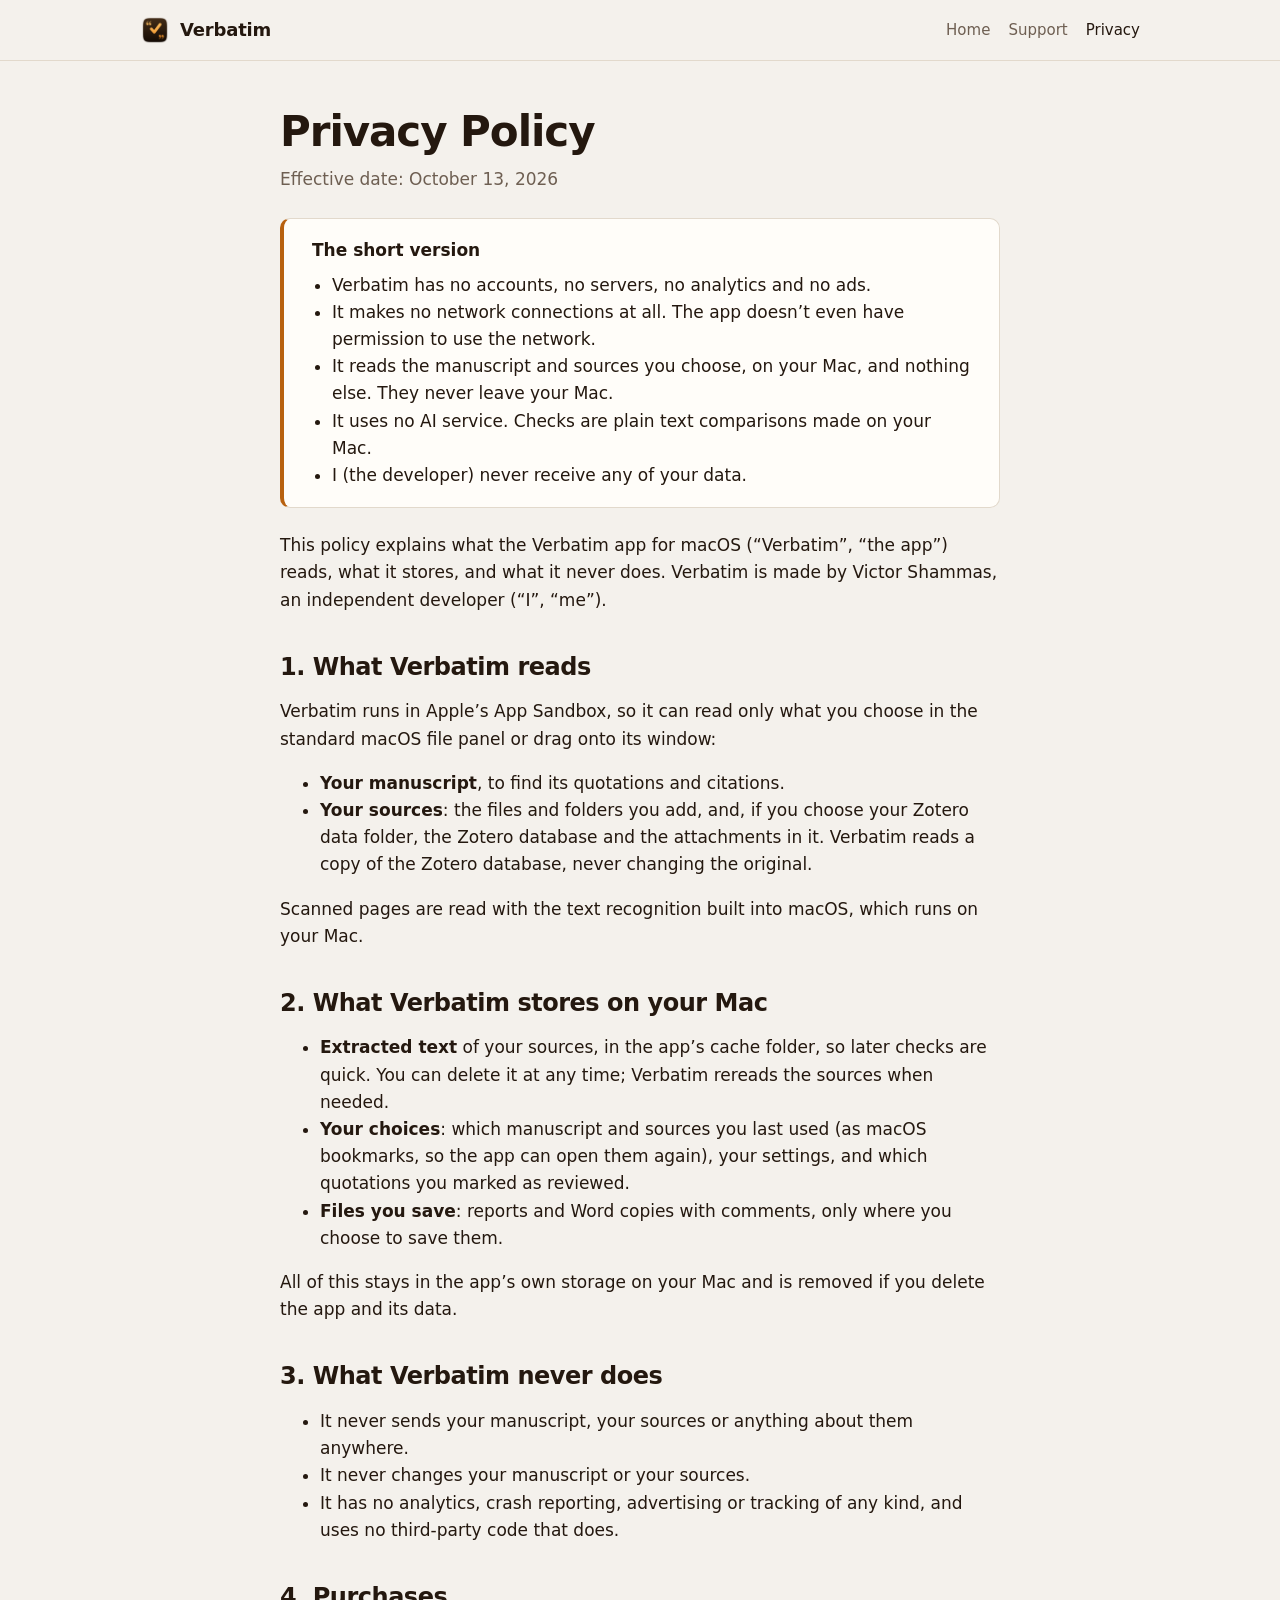
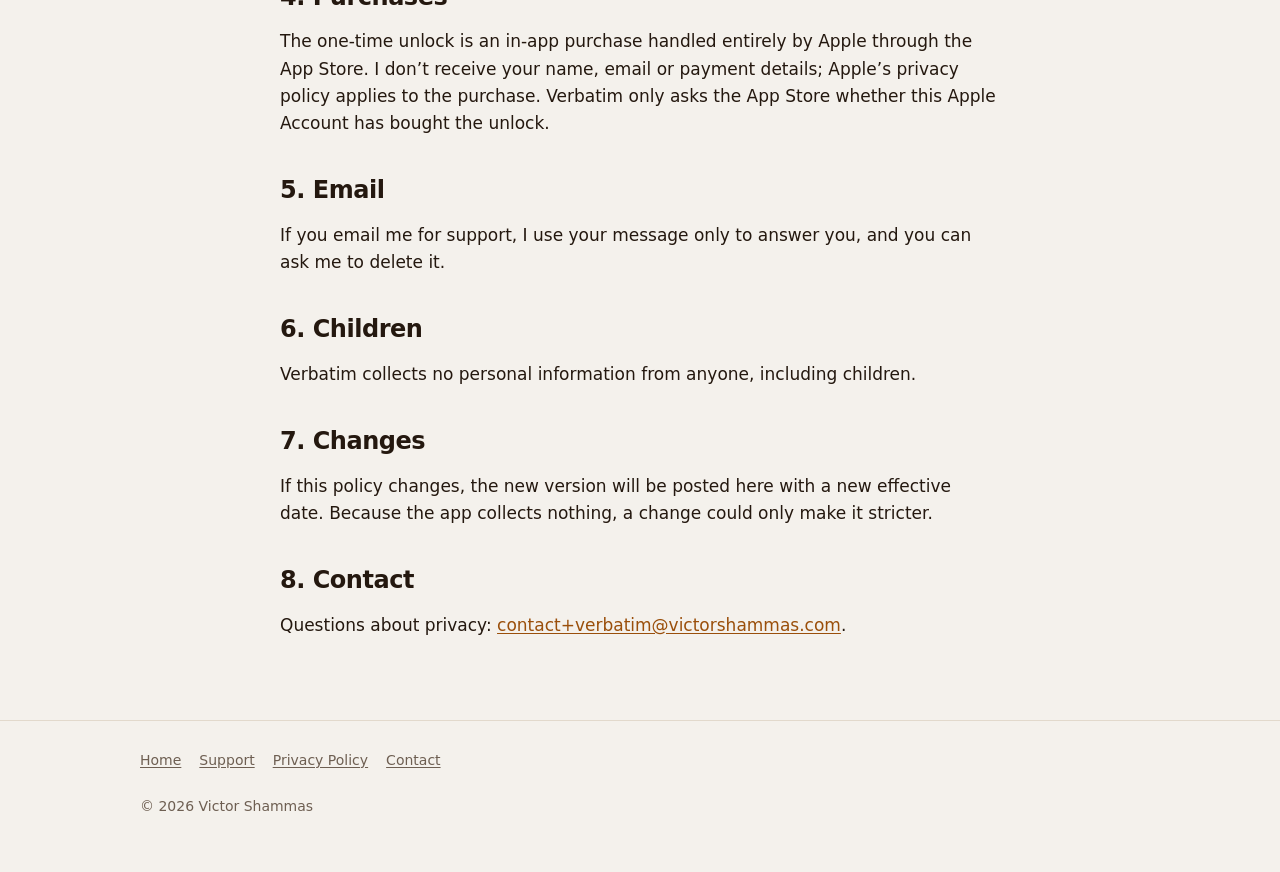
<file: privacy.html>
<!doctype html>
<html lang="en">
<head>
<meta charset="utf-8">
<meta name="viewport" content="width=device-width, initial-scale=1">
<title>Verbatim Privacy Policy</title>
<meta name="description" content="Verbatim collects no data. It has no network access, no accounts and no analytics; your manuscript and sources never leave your Mac.">
<meta name="color-scheme" content="light dark">
<link rel="icon" type="image/png" href="favicon.png">
<link rel="apple-touch-icon" href="apple-touch-icon.png">
<link rel="stylesheet" href="style.css">
</head>
<body>
<header class="site-header">
  <div class="wrap">
    <a class="brand" href="./"><img src="icon.png" alt="" width="30" height="30">Verbatim</a>
    <nav class="nav" aria-label="Main">
      <a href="./" class="hide-sm">Home</a>
      <a href="support.html">Support</a>
      <a href="privacy.html" aria-current="page">Privacy</a>
    </nav>
  </div>
</header>

<main class="doc">
  <div class="wrap narrow">
    <h1>Privacy Policy</h1>
    <p class="meta-line">Effective date: October 13, 2026</p>

    <div class="tldr">
      <strong>The short version</strong>
      <ul>
        <li>Verbatim has no accounts, no servers, no analytics and no ads.</li>
        <li>It makes no network connections at all. The app doesn’t even have permission to use the network.</li>
        <li>It reads the manuscript and sources you choose, on your Mac, and nothing else. They never leave your Mac.</li>
        <li>It uses no AI service. Checks are plain text comparisons made on your Mac.</li>
        <li>I (the developer) never receive any of your data.</li>
      </ul>
    </div>

    <p>This policy explains what the Verbatim app for macOS (“Verbatim”, “the app”) reads, what it stores, and what it never does. Verbatim is made by Victor Shammas, an independent developer (“I”, “me”).</p>

    <h2>1. What Verbatim reads</h2>
    <p>Verbatim runs in Apple’s App Sandbox, so it can read only what you choose in the standard macOS file panel or drag onto its window:</p>
    <ul>
      <li><strong>Your manuscript</strong>, to find its quotations and citations.</li>
      <li><strong>Your sources</strong>: the files and folders you add, and, if you choose your Zotero data folder, the Zotero database and the attachments in it. Verbatim reads a copy of the Zotero database, never changing the original.</li>
    </ul>
    <p>Scanned pages are read with the text recognition built into macOS, which runs on your Mac.</p>

    <h2>2. What Verbatim stores on your Mac</h2>
    <ul>
      <li><strong>Extracted text</strong> of your sources, in the app’s cache folder, so later checks are quick. You can delete it at any time; Verbatim rereads the sources when needed.</li>
      <li><strong>Your choices</strong>: which manuscript and sources you last used (as macOS bookmarks, so the app can open them again), your settings, and which quotations you marked as reviewed.</li>
      <li><strong>Files you save</strong>: reports and Word copies with comments, only where you choose to save them.</li>
    </ul>
    <p>All of this stays in the app’s own storage on your Mac and is removed if you delete the app and its data.</p>

    <h2>3. What Verbatim never does</h2>
    <ul>
      <li>It never sends your manuscript, your sources or anything about them anywhere.</li>
      <li>It never changes your manuscript or your sources.</li>
      <li>It has no analytics, crash reporting, advertising or tracking of any kind, and uses no third-party code that does.</li>
    </ul>

    <h2>4. Purchases</h2>
    <p>The one-time unlock is an in-app purchase handled entirely by Apple through the App Store. I don’t receive your name, email or payment details; Apple’s privacy policy applies to the purchase. Verbatim only asks the App Store whether this Apple Account has bought the unlock.</p>

    <h2>5. Email</h2>
    <p>If you email me for support, I use your message only to answer you, and you can ask me to delete it.</p>

    <h2>6. Children</h2>
    <p>Verbatim collects no personal information from anyone, including children.</p>

    <h2>7. Changes</h2>
    <p>If this policy changes, the new version will be posted here with a new effective date. Because the app collects nothing, a change could only make it stricter.</p>

    <h2>8. Contact</h2>
    <p>Questions about privacy: <a href="mailto:contact+verbatim@victorshammas.com?subject=Verbatim%20privacy">contact+verbatim@victorshammas.com</a>.</p>
  </div>
</main>

<footer>
  <div class="wrap">
    <nav aria-label="Footer"><a href="./">Home</a><a href="support.html">Support</a><a href="privacy.html">Privacy Policy</a><a href="mailto:contact+verbatim@victorshammas.com">Contact</a></nav>
    <p>© 2026 Victor Shammas</p>
  </div>
</footer>
</body>
</html>
</file>
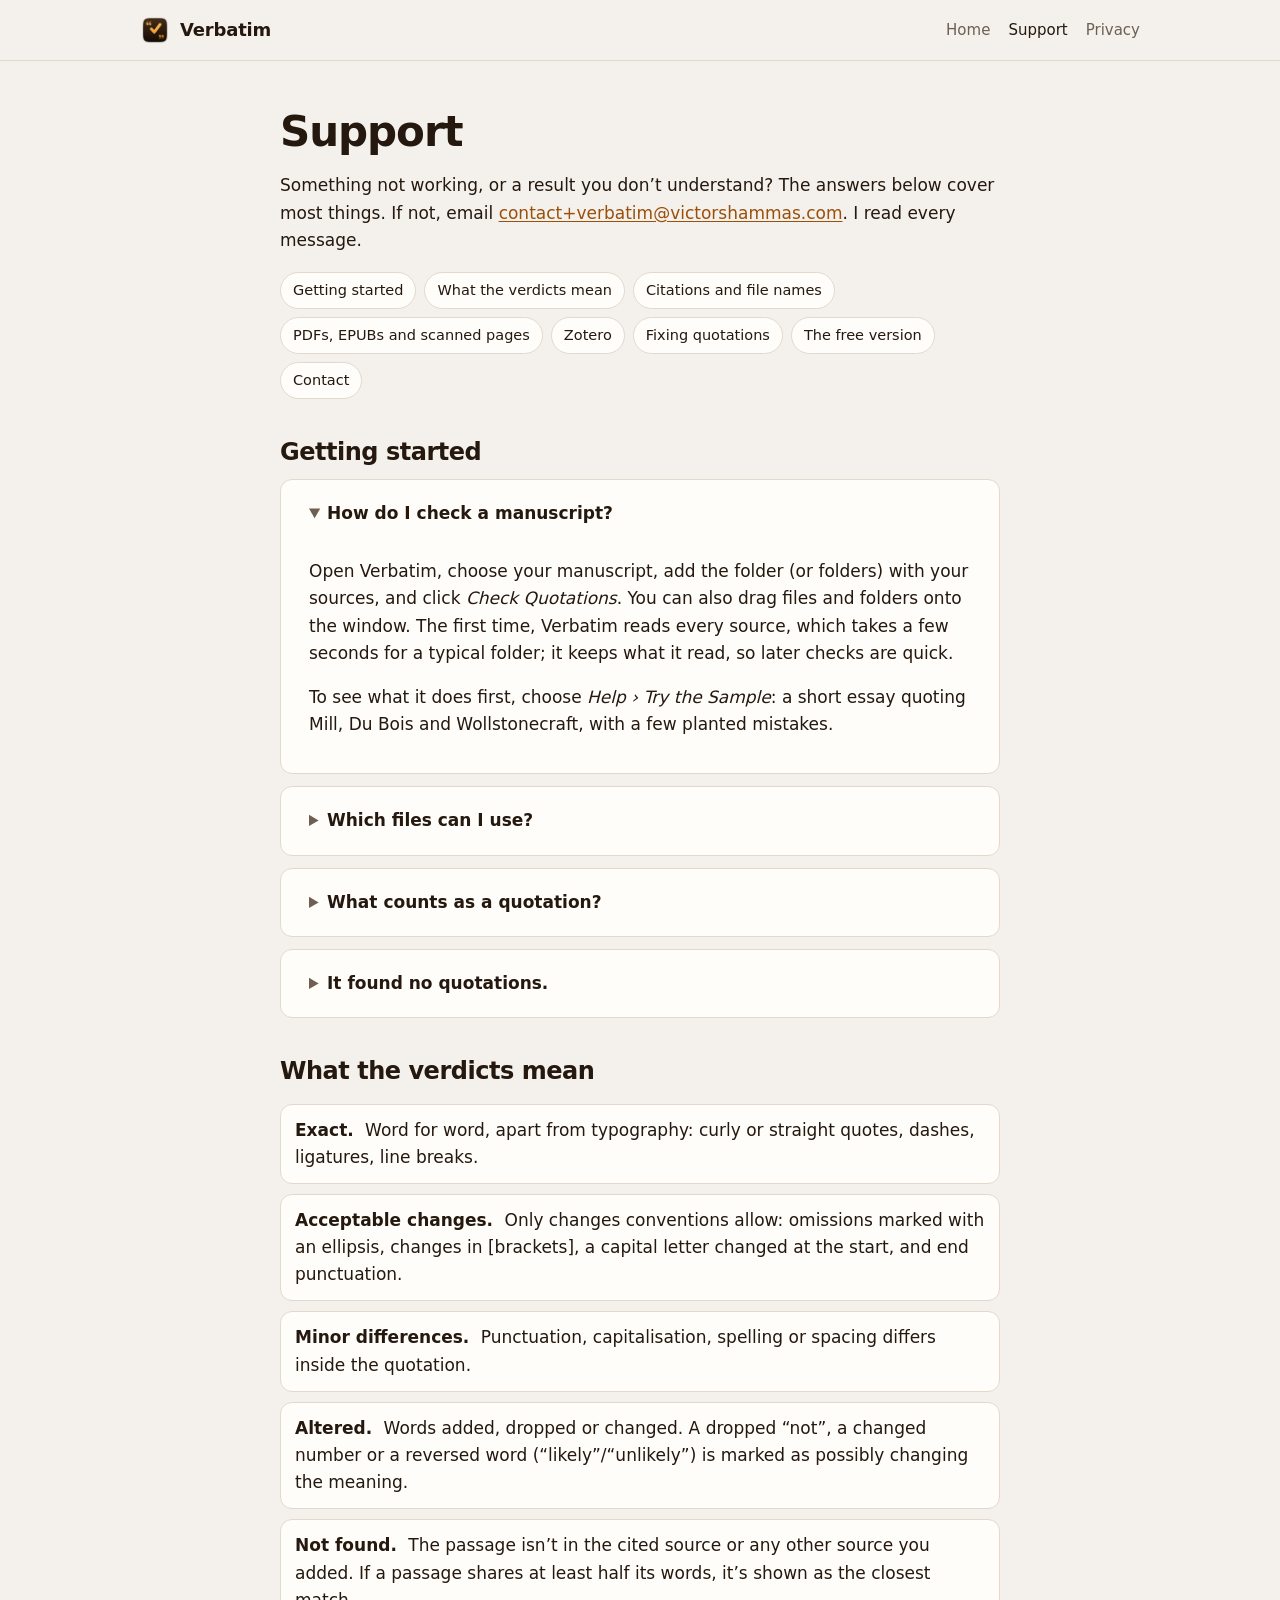
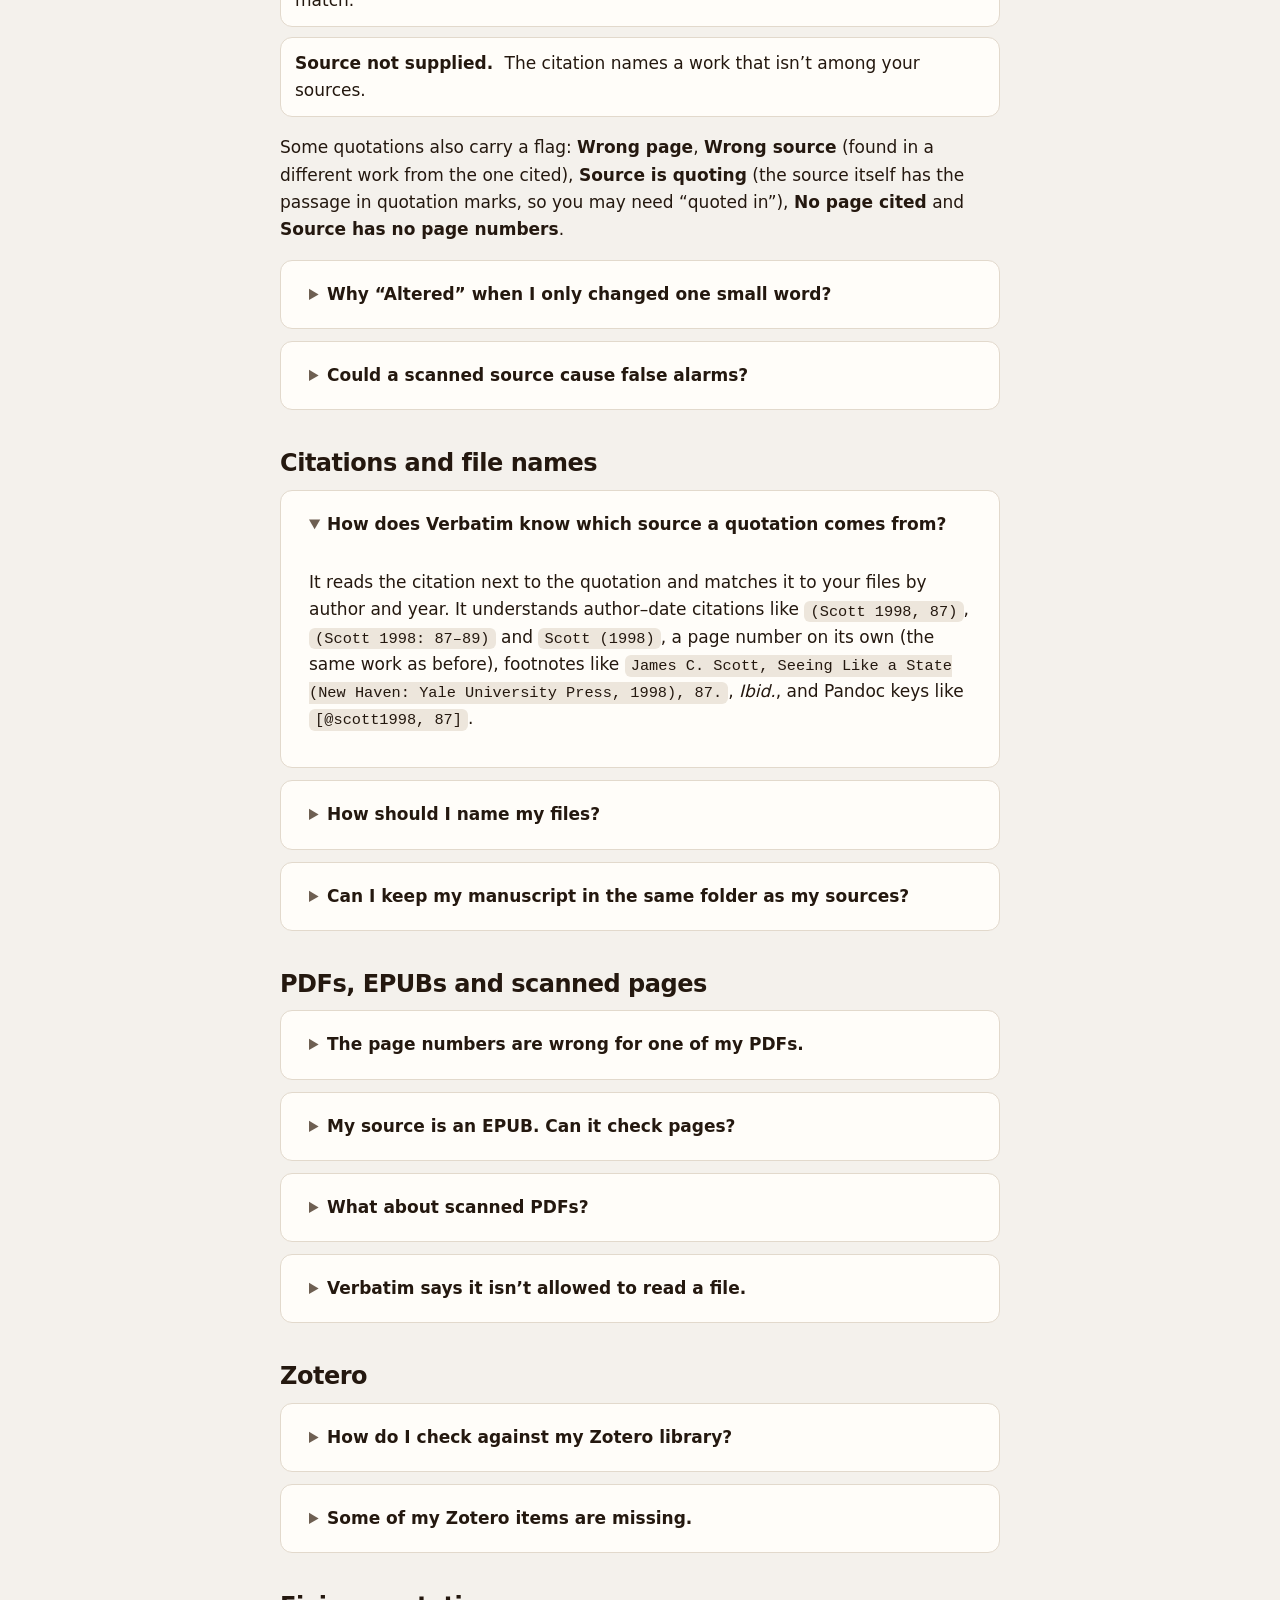
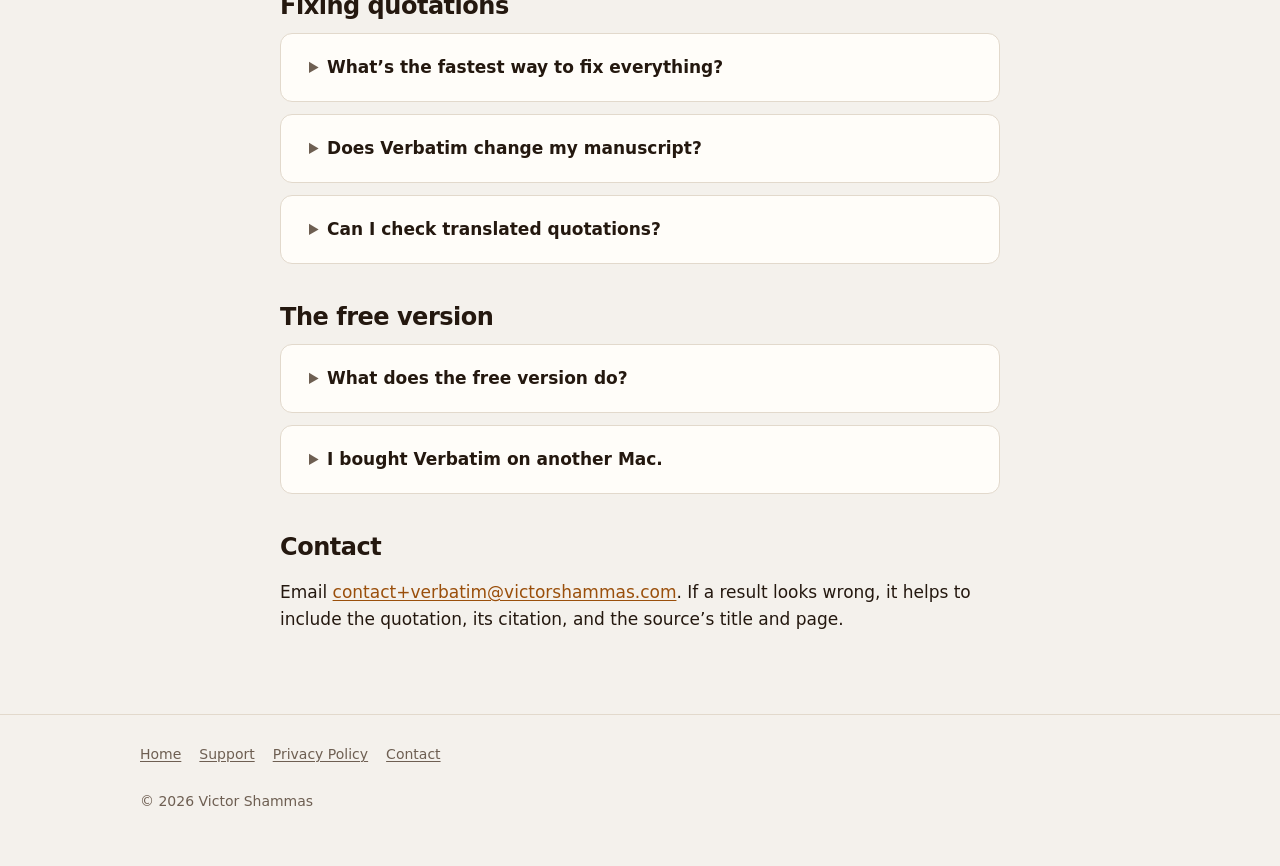
<file: support.html>
<!doctype html>
<html lang="en">
<head>
<meta charset="utf-8">
<meta name="viewport" content="width=device-width, initial-scale=1">
<title>Verbatim Support</title>
<meta name="description" content="Help with Verbatim: choosing a manuscript and sources, naming files, what the verdicts mean, citations, page numbers, scanned PDFs, Zotero, Word comments and the free version.">
<meta name="color-scheme" content="light dark">
<link rel="icon" type="image/png" href="favicon.png">
<link rel="apple-touch-icon" href="apple-touch-icon.png">
<link rel="stylesheet" href="style.css">
</head>
<body>
<header class="site-header">
  <div class="wrap">
    <a class="brand" href="./"><img src="icon.png" alt="" width="30" height="30">Verbatim</a>
    <nav class="nav" aria-label="Main">
      <a href="./" class="hide-sm">Home</a>
      <a href="support.html" aria-current="page">Support</a>
      <a href="privacy.html">Privacy</a>
    </nav>
  </div>
</header>

<main class="doc">
  <div class="wrap narrow">
    <h1>Support</h1>
    <p>Something not working, or a result you don’t understand? The answers below cover most things. If not, email <a href="mailto:contact+verbatim@victorshammas.com?subject=Verbatim%20support">contact+verbatim@victorshammas.com</a>. I read every message.</p>
    <ul class="toc">
      <li><a href="#start">Getting started</a></li>
      <li><a href="#verdicts">What the verdicts mean</a></li>
      <li><a href="#citations">Citations and file names</a></li>
      <li><a href="#sources">PDFs, EPUBs and scanned pages</a></li>
      <li><a href="#zotero">Zotero</a></li>
      <li><a href="#fixing">Fixing quotations</a></li>
      <li><a href="#free">The free version</a></li>
      <li><a href="#contact">Contact</a></li>
    </ul>

    <h2 id="start">Getting started</h2>
    <details open>
      <summary>How do I check a manuscript?</summary>
      <p>Open Verbatim, choose your manuscript, add the folder (or folders) with your sources, and click <em>Check Quotations</em>. You can also drag files and folders onto the window. The first time, Verbatim reads every source, which takes a few seconds for a typical folder; it keeps what it read, so later checks are quick.</p>
      <p>To see what it does first, choose <em>Help › Try the Sample</em>: a short essay quoting Mill, Du Bois and Wollstonecraft, with a few planted mistakes.</p>
    </details>
    <details>
      <summary>Which files can I use?</summary>
      <p><strong>Manuscript:</strong> Word (.docx), Markdown, plain text, RTF, OpenDocument (.odt), .doc or HTML. Footnotes and endnotes are read from Word and Markdown files.</p>
      <p><strong>Sources:</strong> PDFs, EPUBs, web pages saved as HTML, plain text and Word files, or the attachments in a Zotero library. A folder can hold many works you didn’t cite: Verbatim matches each citation to its file and searches the rest only if a passage isn’t in the cited work.</p>
      <p>LaTeX manuscripts aren’t read yet. Export to Word or Markdown first, for example with pandoc.</p>
    </details>
    <details>
      <summary>What counts as a quotation?</summary>
      <p>A passage in quotation marks (double, or single in British-style manuscripts) of four or more words, and any block quotation (a Word “Quote” or “Block Text” style, an indented paragraph, or a Markdown <code>&gt;</code> line). Shorter quoted phrases are usually scare quotes, terms or titles and are skipped; you can change the minimum in <em>Verbatim › Settings</em>.</p>
    </details>
    <details>
      <summary>It found no quotations.</summary>
      <p>Check that the quotations are in quotation marks or set as block quotations, and that the manuscript isn’t a PDF (Verbatim reads manuscripts as Word, Markdown or text files). Quotations after a heading such as “References” or “Bibliography” aren’t searched.</p>
    </details>

    <h2 id="verdicts">What the verdicts mean</h2>
    <ul class="verdicts">
      <li><strong>Exact.</strong> Word for word, apart from typography: curly or straight quotes, dashes, ligatures, line breaks.</li>
      <li><strong>Acceptable changes.</strong> Only changes conventions allow: omissions marked with an ellipsis, changes in [brackets], a capital letter changed at the start, and end punctuation.</li>
      <li><strong>Minor differences.</strong> Punctuation, capitalisation, spelling or spacing differs inside the quotation.</li>
      <li><strong>Altered.</strong> Words added, dropped or changed. A dropped “not”, a changed number or a reversed word (“likely”/“unlikely”) is marked as possibly changing the meaning.</li>
      <li><strong>Not found.</strong> The passage isn’t in the cited source or any other source you added. If a passage shares at least half its words, it’s shown as the closest match.</li>
      <li><strong>Source not supplied.</strong> The citation names a work that isn’t among your sources.</li>
    </ul>
    <p>Some quotations also carry a flag: <strong>Wrong page</strong>, <strong>Wrong source</strong> (found in a different work from the one cited), <strong>Source is quoting</strong> (the source itself has the passage in quotation marks, so you may need “quoted in”), <strong>No page cited</strong> and <strong>Source has no page numbers</strong>.</p>
    <details>
      <summary>Why “Altered” when I only changed one small word?</summary>
      <p>Because a quotation should be word for word. Verbatim shows exactly what differs; whether it matters is up to you. If a change is deliberate (for example, modernised spelling), mark the quotation as reviewed with <kbd>⌘K</kbd> and it stays out of the list.</p>
    </details>
    <details>
      <summary>Could a scanned source cause false alarms?</summary>
      <p>Yes. Text recognition sometimes misreads a letter. When a source was read that way, Verbatim says so next to the result, so you can check the page itself with <em>Show in Source</em>.</p>
    </details>

    <h2 id="citations">Citations and file names</h2>
    <details open>
      <summary>How does Verbatim know which source a quotation comes from?</summary>
      <p>It reads the citation next to the quotation and matches it to your files by author and year. It understands author–date citations like <code>(Scott 1998, 87)</code>, <code>(Scott 1998: 87–89)</code> and <code>Scott (1998)</code>, a page number on its own (the same work as before), footnotes like <code>James C. Scott, Seeing Like a State (New Haven: Yale University Press, 1998), 87.</code>, <em>Ibid.</em>, and Pandoc keys like <code>[@scott1998, 87]</code>.</p>
    </details>
    <details>
      <summary>How should I name my files?</summary>
      <p>With the author’s surname and the year, for example <code>Scott 1998 – Seeing Like a State.pdf</code> or <code>Greene &amp; Dalke 2021 – You’re Still an Angry Man.pdf</code>. If a file name doesn’t match its citation, Verbatim still searches the file, and tells you the citation wasn’t matched. With Zotero, file names don’t matter.</p>
    </details>
    <details>
      <summary>Can I keep my manuscript in the same folder as my sources?</summary>
      <p>Yes. Verbatim never uses the manuscript as a source, and skips files that look like earlier drafts of it (Word, Markdown or text files holding most of its quotations).</p>
    </details>

    <h2 id="sources">PDFs, EPUBs and scanned pages</h2>
    <details>
      <summary>The page numbers are wrong for one of my PDFs.</summary>
      <p>Verbatim reads the printed page numbers from the page margins (for example 291 to 354 in a journal article), and uses the file’s own page labels when they’re meaningful. A few PDFs have neither, such as unpaginated web reports; then the page check is skipped and the result says so. If you think a PDF’s pages are read wrongly, please email me the details.</p>
    </details>
    <details>
      <summary>My source is an EPUB. Can it check pages?</summary>
      <p>Yes, if the EPUB carries the print edition’s page numbers, as many publishers’ EPUBs do. Otherwise Verbatim shows the chapter instead and notes that the page couldn’t be checked.</p>
    </details>
    <details>
      <summary>What about scanned PDFs?</summary>
      <p>Pages without text are read with the Mac’s built-in text recognition. It runs on your Mac, takes a few seconds a page the first time, and the result is kept for next time. You can turn it off in <em>Verbatim › Settings</em>.</p>
    </details>
    <details id="access">
      <summary>Verbatim says it isn’t allowed to read a file.</summary>
      <p>Verbatim can read only the files and folders you choose (a Mac App Store rule). A link or alias to a file elsewhere isn’t covered: add the original file, or its folder, instead.</p>
    </details>

    <h2 id="zotero">Zotero</h2>
    <details>
      <summary>How do I check against my Zotero library?</summary>
      <p>Click <em>Add Zotero Library…</em> and choose your Zotero data folder (usually <code>Zotero</code> in your home folder; it contains <code>zotero.sqlite</code>). Then pick the whole library or a collection; a collection includes its subcollections. Zotero can stay open.</p>
    </details>
    <details>
      <summary>Some of my Zotero items are missing.</summary>
      <p>Verbatim reads PDF, EPUB and snapshot attachments stored in Zotero. Attachments that haven’t been downloaded to this Mac, and linked files stored outside the Zotero folder, can’t be read; they’re listed under “files not used” in the results.</p>
    </details>

    <h2 id="fixing">Fixing quotations</h2>
    <details>
      <summary>What’s the fastest way to fix everything?</summary>
      <p>Go through <em>To Review</em> with the arrow keys. <kbd>Space</kbd> shows the passage in its source; <em>Copy Source Text</em> copies the source’s wording. For a Word manuscript, <em>Export › Word Copy with Comments</em> saves a copy of your document with a comment on each quotation to fix, anchored to the quoted words. Then fix them in Word and choose <em>Check Again</em> (<kbd>⌘R</kbd>): Verbatim keeps your place.</p>
    </details>
    <details>
      <summary>Does Verbatim change my manuscript?</summary>
      <p>No. It only reads it. The Word copy with comments is a new file; your original isn’t touched.</p>
    </details>
    <details>
      <summary>Can I check translated quotations?</summary>
      <p>Not against the original, since the words differ. Check them against the translation you quoted from.</p>
    </details>

    <h2 id="free">The free version</h2>
    <details>
      <summary>What does the free version do?</summary>
      <p>It checks every quotation, and shows full results for the first 20 quotations of any manuscript. A one-time in-app purchase unlocks the results for all of them. The exports work in both versions; in the free version they cover the first 20 quotations. There’s no subscription.</p>
    </details>
    <details>
      <summary>I bought Verbatim on another Mac.</summary>
      <p>Choose <em>Verbatim › Settings › Restore Purchase</em>, signed in with the same Apple Account.</p>
    </details>

    <h2 id="contact">Contact</h2>
    <p>Email <a href="mailto:contact+verbatim@victorshammas.com?subject=Verbatim%20support">contact+verbatim@victorshammas.com</a>. If a result looks wrong, it helps to include the quotation, its citation, and the source’s title and page.</p>
  </div>
</main>

<footer>
  <div class="wrap">
    <nav aria-label="Footer"><a href="./">Home</a><a href="support.html">Support</a><a href="privacy.html">Privacy Policy</a><a href="mailto:contact+verbatim@victorshammas.com">Contact</a></nav>
    <p>© 2026 Victor Shammas</p>
  </div>
</footer>
</body>
</html>
</file>
<file: style.css>
/* Verbatim site: one stylesheet, no external fonts, scripts or trackers.
   Shared with Plainview, Gaugeline, Quoth, Lectern and Commonplace (victorshammas.com); only the hero figure differs. */
:root {
  /* Brand palette, matching the extension icon: espresso (#553E27 → #261B10), amber (#FFD27E → #F39C2F). Same as Gaugeline's. */
  --bg: #f4f1ec;
  --surface: #fffdf9;
  --surface-2: #ece6dd;
  --text: #24180f;
  --muted: #6e5f52;
  --line: #e2d9cc;
  --accent: #b8610f;
  --accent-ink: #ffffff;
  --link: #9a4f0b;
  --glow: rgba(238, 138, 37, .14);
  --ok: #3fa66b;
  --warn: #e8a33a;
  --bad: #e0563a;
  --track: #e7dfd3;
  --code-bg: #ede6dc;
  --shadow: 0 1px 2px rgba(36, 24, 15, .06), 0 8px 28px rgba(36, 24, 15, .09);
  --radius: 14px;
  color-scheme: light dark;
}
@media (prefers-color-scheme: dark) {
  :root {
    --bg: #1c140e;
    --surface: #2a1f16;
    --surface-2: #241a12;
    --text: #f6ebdd;
    --muted: #bca892;
    --line: #46321f;
    --accent: #ffb457;
    --accent-ink: #1c140e;
    --link: #ffc56a;
    --glow: rgba(255, 197, 106, .12);
    --track: #46321f;
    --code-bg: #33261b;
    --shadow: 0 1px 2px rgba(0, 0, 0, .35), 0 10px 30px rgba(0, 0, 0, .4);
  }
}

* { box-sizing: border-box; }
html { -webkit-text-size-adjust: 100%; }
body {
  margin: 0;
  background: var(--bg);
  color: var(--text);
  font: 17px/1.6 -apple-system, BlinkMacSystemFont, "SF Pro Text", "Segoe UI", system-ui, sans-serif;
  -webkit-font-smoothing: antialiased;
}
a { color: var(--link); text-underline-offset: 2px; }
a:hover { text-decoration-thickness: 2px; }
img { max-width: 100%; height: auto; }
code, kbd {
  font: .9em/1.4 ui-monospace, "SF Mono", Menlo, monospace;
  background: var(--code-bg);
  border-radius: 6px;
  padding: .12em .4em;
  overflow-wrap: anywhere;
}
pre {
  background: var(--code-bg);
  border-radius: 10px;
  padding: 14px 16px;
  overflow-x: auto;
  font: 14px/1.5 ui-monospace, "SF Mono", Menlo, monospace;
}
pre code { background: none; padding: 0; }

.wrap { max-width: 1040px; margin: 0 auto; padding: 0 20px; }
.narrow { max-width: 760px; }

/* Header */
.site-header { border-bottom: 1px solid var(--line); background: color-mix(in srgb, var(--bg) 88%, transparent); position: sticky; top: 0; backdrop-filter: saturate(160%) blur(12px); -webkit-backdrop-filter: saturate(160%) blur(12px); z-index: 10; }
.site-header .wrap { display: flex; align-items: center; justify-content: space-between; gap: 16px; height: 60px; }
.brand { display: flex; align-items: center; gap: 10px; font-weight: 700; font-size: 18px; color: var(--text); text-decoration: none; letter-spacing: -.01em; }
.brand img { width: 30px; height: 30px; }
.nav { display: flex; gap: 18px; font-size: 15px; }
.nav a { color: var(--muted); text-decoration: none; }
.nav a:hover, .nav a[aria-current="page"] { color: var(--text); }

/* Hero */
.hero { padding: 72px 0 40px; background: radial-gradient(60% 70% at 78% 40%, var(--glow), transparent 70%); }
.hero .wrap { display: grid; grid-template-columns: 1.05fr 1fr; gap: 48px; align-items: center; }
.hero-icon { width: 96px; height: 96px; margin-bottom: 18px; }
h1 { font-size: clamp(34px, 5vw, 52px); line-height: 1.08; letter-spacing: -.025em; margin: 0 0 18px; }
.lede { font-size: 20px; color: var(--muted); margin: 0 0 26px; max-width: 34em; }
.cta-row { display: flex; flex-wrap: wrap; align-items: center; gap: 14px 18px; }
.btn {
  display: inline-flex; align-items: center; gap: 10px;
  background: var(--text); color: var(--bg);
  padding: 12px 20px; border-radius: 12px;
  font-weight: 600; text-decoration: none; font-size: 16px;
}
.btn:hover { opacity: .9; }
.btn small { font-weight: 500; opacity: .75; }
.fineprint { color: var(--muted); font-size: 14px; }

/* Screenshot frame: a real 1280×800 screenshot in a plain window. */
.shot { margin: 0; background: var(--surface); border: 1px solid var(--line); border-radius: 12px; box-shadow: var(--shadow); overflow: hidden; }
.win-bar { display: flex; align-items: center; gap: 8px; height: 34px; padding: 0 14px; border-bottom: 1px solid var(--line); background: var(--surface-2); font-size: 13px; font-weight: 600; color: var(--muted); }
.win-bar i { width: 12px; height: 12px; border-radius: 50%; background: #ff5f57; }
.win-bar i:nth-child(2) { background: #febc2e; } .win-bar i:nth-child(3) { background: #28c840; margin-right: 8px; }
.shot img { display: block; width: 100%; height: auto; }
.shot-wide { max-width: 880px; margin: 32px auto 0; }

/* Sections */
section { padding: 48px 0; }
h2 { font-size: clamp(26px, 3.4vw, 34px); letter-spacing: -.02em; line-height: 1.15; margin: 0 0 12px; }
h3 { font-size: 19px; margin: 0 0 6px; letter-spacing: -.01em; }
.section-lede { color: var(--muted); margin: 0 0 28px; max-width: 40em; }
.grid { display: grid; grid-template-columns: repeat(3, 1fr); gap: 16px; }
.card { background: var(--surface); border: 1px solid var(--line); border-radius: var(--radius); padding: 24px 28px; }
.card p { margin: 0; color: var(--muted); font-size: 15.5px; }
.steps { counter-reset: s; display: grid; grid-template-columns: repeat(3, 1fr); gap: 16px; }
.steps .card::before { counter-increment: s; content: counter(s); display: inline-grid; place-items: center; width: 30px; height: 30px; border-radius: 50%; background: var(--accent); color: var(--accent-ink); font-weight: 700; margin-bottom: 10px; }
.band { background: var(--surface-2); border-block: 1px solid var(--line); }
.checks { list-style: none; padding: 0; margin: 0; display: grid; grid-template-columns: 1fr 1fr; gap: 10px 28px; }
.checks li { padding-left: 28px; position: relative; }
.checks li::before { content: ""; position: absolute; left: 4px; top: .45em; width: 12px; height: 7px; border-left: 2.5px solid var(--accent); border-bottom: 2.5px solid var(--accent); transform: rotate(-45deg); }

/* Docs pages */
.doc { padding: 48px 0 24px; }
.doc h1 { font-size: clamp(30px, 4.4vw, 42px); }
.doc h2 { font-size: 24px; margin-top: 40px; }
.doc h3 { margin-top: 26px; }
.doc p, .doc li { color: var(--text); }
.doc .meta-line { color: var(--muted); margin-top: -6px; }
.tldr { background: var(--surface); border: 1px solid var(--line); border-left: 4px solid var(--accent); border-radius: 10px; padding: 18px 28px; margin: 24px 0; }
.tldr ul { margin: 8px 0 0; padding-left: 20px; }
table { width: 100%; border-collapse: collapse; margin: 16px 0; font-size: 15.5px; display: block; overflow-x: auto; }
th, td { text-align: left; vertical-align: top; padding: 10px 12px; border-bottom: 1px solid var(--line); }
th { color: var(--muted); font-weight: 600; font-size: 14px; }
details { background: var(--surface); border: 1px solid var(--line); border-radius: 12px; padding: 6px 28px; margin: 12px 0; }
details[open] { padding-bottom: 18px; }
summary { cursor: pointer; font-weight: 600; padding: 14px 0; list-style-position: inside; }
summary::-webkit-details-marker { margin-right: 6px; }
details > :not(summary) { margin-left: 0; margin-right: 0; }
summary::marker { color: var(--muted); }
.toc { display: flex; flex-wrap: wrap; gap: 8px; margin: 18px 0 8px; padding: 0; list-style: none; }
.toc a { display: inline-block; padding: 6px 12px; border: 1px solid var(--line); border-radius: 999px; text-decoration: none; color: var(--text); font-size: 14.5px; background: var(--surface); }

/* Footer */
footer { border-top: 1px solid var(--line); margin-top: 40px; padding: 28px 0 40px; color: var(--muted); font-size: 14px; }
footer .wrap { display: grid; gap: 10px; }
footer nav { display: flex; flex-wrap: wrap; gap: 18px; }
footer a { color: var(--muted); }

@media (max-width: 820px) {
  details, .card, .tldr { padding-left: 20px; padding-right: 20px; }
  .hero { padding-top: 40px; }
  .hero .wrap, .grid, .steps { grid-template-columns: 1fr; }
  .hero .wrap { gap: 32px; }
  .checks { grid-template-columns: 1fr; }
  .nav { gap: 14px; }
}
@media (max-width: 600px) {
  .stack thead { display: none; }
  .stack, .stack tbody, .stack tr, .stack td { display: block; width: 100%; }
  .stack tr { border-bottom: 1px solid var(--line); padding: 8px 0; }
  .stack td { border: 0; padding: 4px 0; }
  .stack td:first-child { font-weight: 600; }
  .stack td:not(:first-child)::before { content: attr(data-label) ": "; color: var(--muted); font-weight: 600; }
}
@media (max-width: 420px) {
  .nav a.hide-sm { display: none; }
  body { font-size: 16px; }
  .lede { font-size: 18px; }
}

/* App bar: the family of apps, shared by every site (Plainview, Gaugeline, Quoth, Staple, Claude Usage Meter, Lectern, Commonplace). */
.app-bar { border-top: 1px solid var(--line); margin-top: 40px; padding: 28px 0 8px; }
.app-bar + footer { margin-top: 0; border-top: 0; }
.app-bar-title { color: var(--muted); font-size: 14px; margin: 0 0 12px; }
.app-bar-head { display: flex; flex-wrap: wrap; justify-content: space-between; align-items: baseline; gap: 4px 18px; margin: 0 0 12px; }
.app-bar-head p { margin: 0; color: var(--muted); font-size: 14px; }
.app-bar-title a { color: inherit; text-decoration: none; }
.app-bar-title a:hover { color: var(--text); text-decoration: underline; }
.app-bar-coffee a { color: var(--link); font-weight: 600; }
.app-tiles { display: grid; grid-template-columns: repeat(4, 1fr); gap: 12px; }
.app-tile { display: flex; align-items: center; gap: 12px; padding: 12px 14px; border: 1px solid var(--line); border-radius: var(--radius); background: var(--surface); color: var(--text); text-decoration: none; }
.app-tile:hover { border-color: var(--accent); }
.app-tile img { width: 44px; height: 44px; flex: none; }
.app-tile span { display: grid; line-height: 1.3; }
.app-tile strong { font-size: 15.5px; }
.app-tile small { color: var(--muted); font-size: 13px; }
.app-tile em { color: var(--accent); font-size: 12px; font-style: normal; font-weight: 600; }
.app-tile.current { box-shadow: inset 0 0 0 1px var(--accent); border-color: var(--accent); }
/* Seven apps: four across, then three; icon beside the text. */
@media (max-width: 1000px) { .app-tiles { grid-template-columns: repeat(3, 1fr); } }
@media (max-width: 760px) { .app-tiles { grid-template-columns: 1fr 1fr; } }
@media (max-width: 560px) { .app-tiles { grid-template-columns: 1fr; } }

/* Comparison mock (pure CSS, a sample quotation from Mill's On Liberty) */
.compare { margin: 0; background: var(--surface); border: 1px solid var(--line); border-radius: 16px; box-shadow: var(--shadow); padding: 18px 20px 14px; font-size: 14.5px; }
.compare .head { display: flex; align-items: center; gap: 8px; margin-bottom: 10px; }
.compare .pill { font-weight: 600; font-size: 13px; padding: 2px 10px; border-radius: 999px; }
.compare .pill.bad { color: var(--bad); background: color-mix(in srgb, var(--bad) 14%, transparent); }
.compare .pill.flag { color: var(--text); border: 1px solid var(--line); font-weight: 500; }
.compare .count { margin-left: auto; color: var(--muted); font-size: 12px; }
.compare .sum { margin: 0 0 12px; font-size: 15.5px; }
.compare .cols { display: grid; grid-template-columns: 1fr 1fr; gap: 16px; }
.compare h4 { margin: 0 0 4px; font-size: 11.5px; text-transform: uppercase; letter-spacing: .06em; color: var(--muted); }
.compare .cols p { margin: 0; font-family: "Iowan Old Style", Georgia, serif; font-size: 15.5px; line-height: 1.5; }
.compare mark { color: inherit; background: color-mix(in srgb, var(--bad) 24%, transparent); border-radius: 3px; padding: 0 2px; }
.compare .src { margin: 12px 0 0; padding-top: 10px; border-top: 1px solid var(--line); color: var(--muted); font-size: 13px; }
.compare .list { margin: 12px 0 0; padding: 10px 0 0; border-top: 1px solid var(--line); list-style: none; font-size: 13px; }
.compare .list li { display: flex; gap: 8px; padding: 3px 0; color: var(--muted); }
.compare .list b { width: 14px; text-align: center; }
.compare .ok { color: var(--ok); } .compare .warn { color: var(--warn); } .compare .badc { color: var(--bad); }
.compare .demo { margin: 8px 0 0; color: var(--muted); font-size: 12px; text-align: center; }
@media (max-width: 560px) { .compare .cols { grid-template-columns: 1fr; } }
.verdicts { display: grid; gap: 10px; margin: 18px 0 0; padding: 0; list-style: none; }
.verdicts li { background: var(--surface); border: 1px solid var(--line); border-radius: 12px; padding: 12px 14px; }
.verdicts strong { margin-right: 6px; }
.price { font-size: 1.15em; }
</file>
